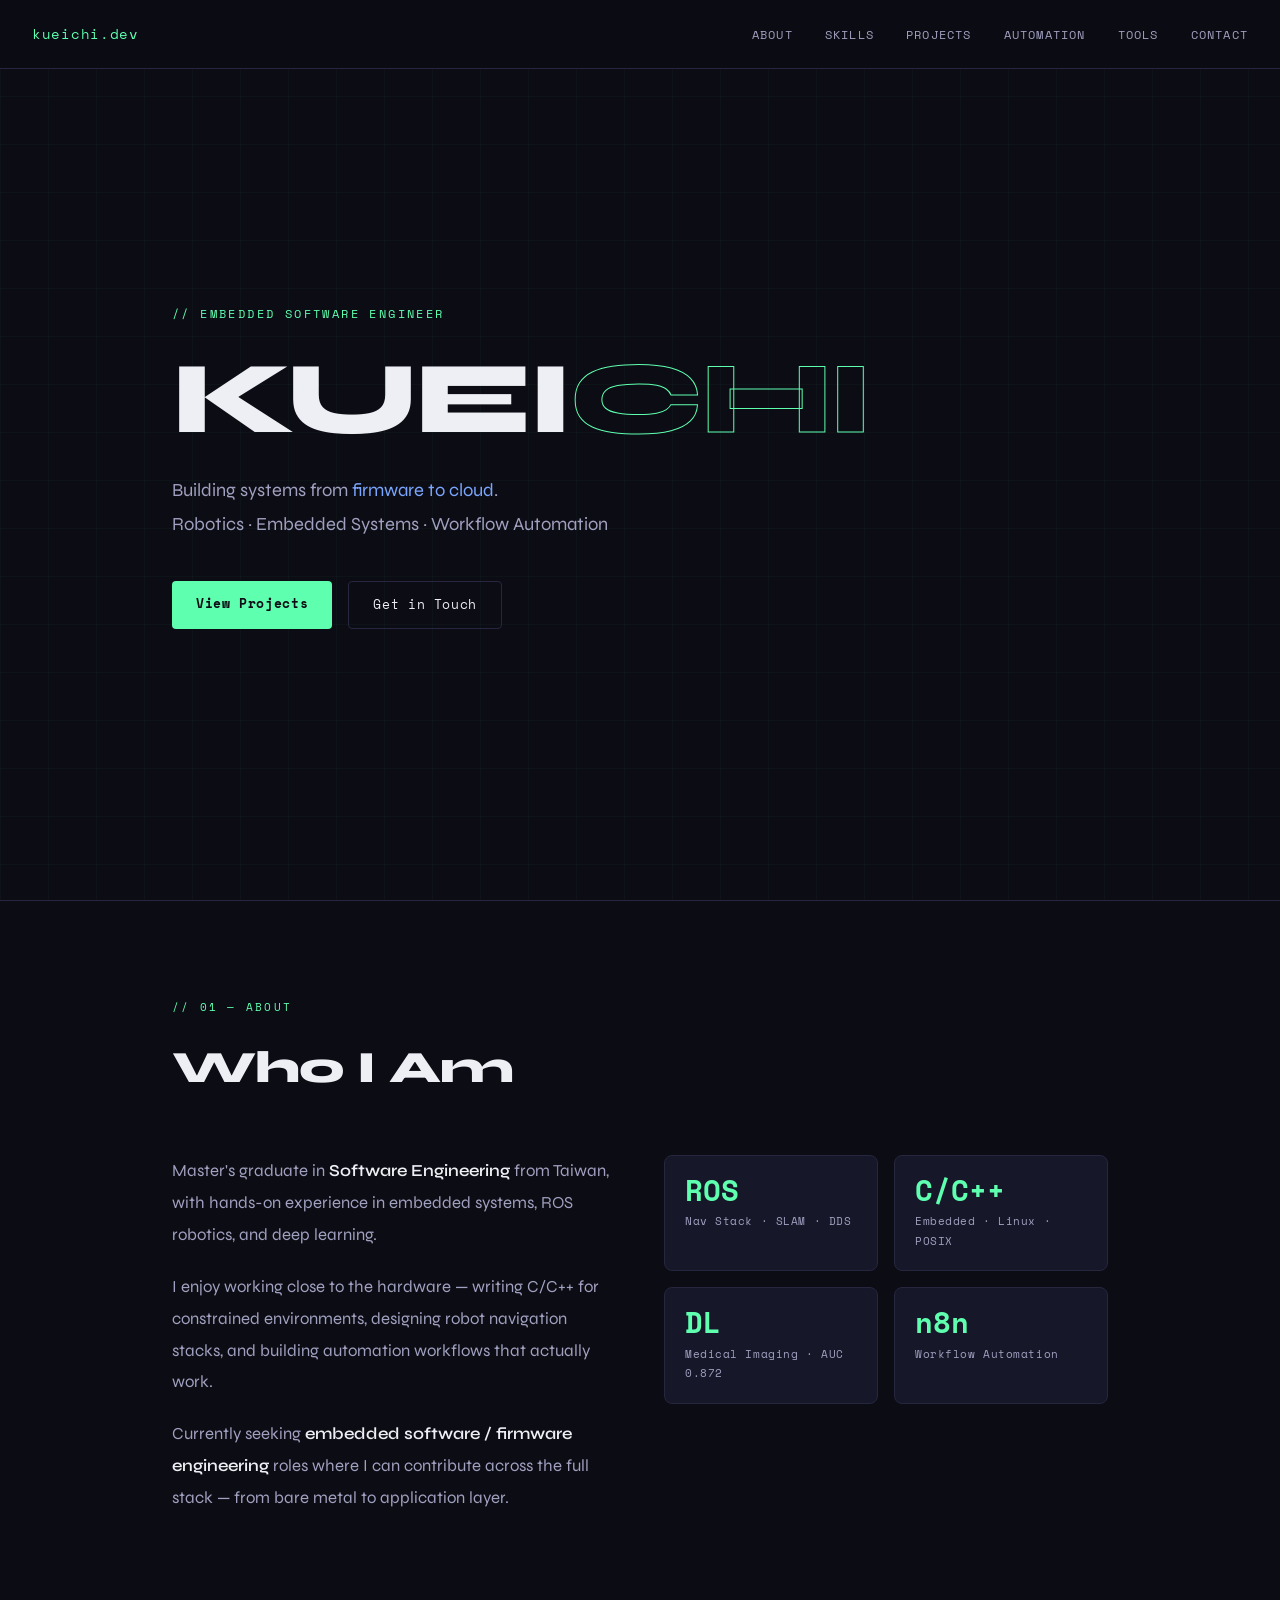
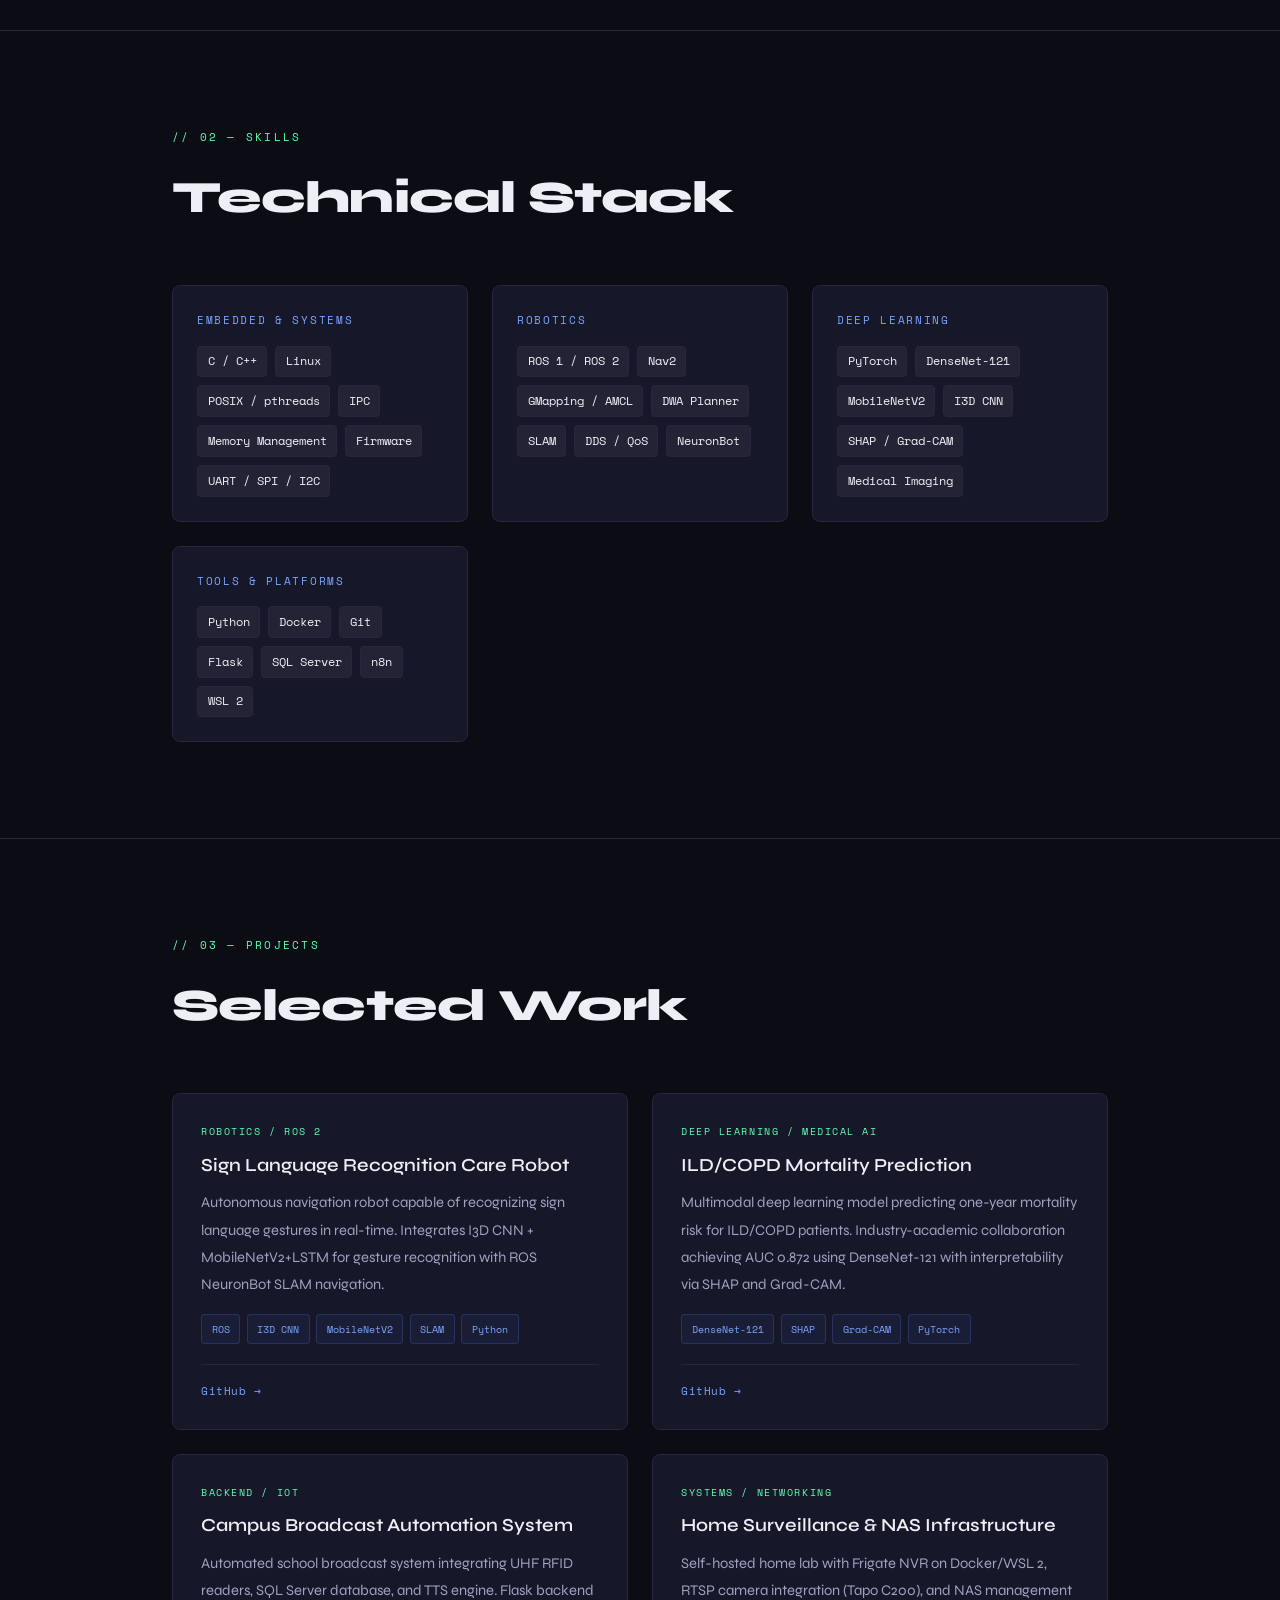
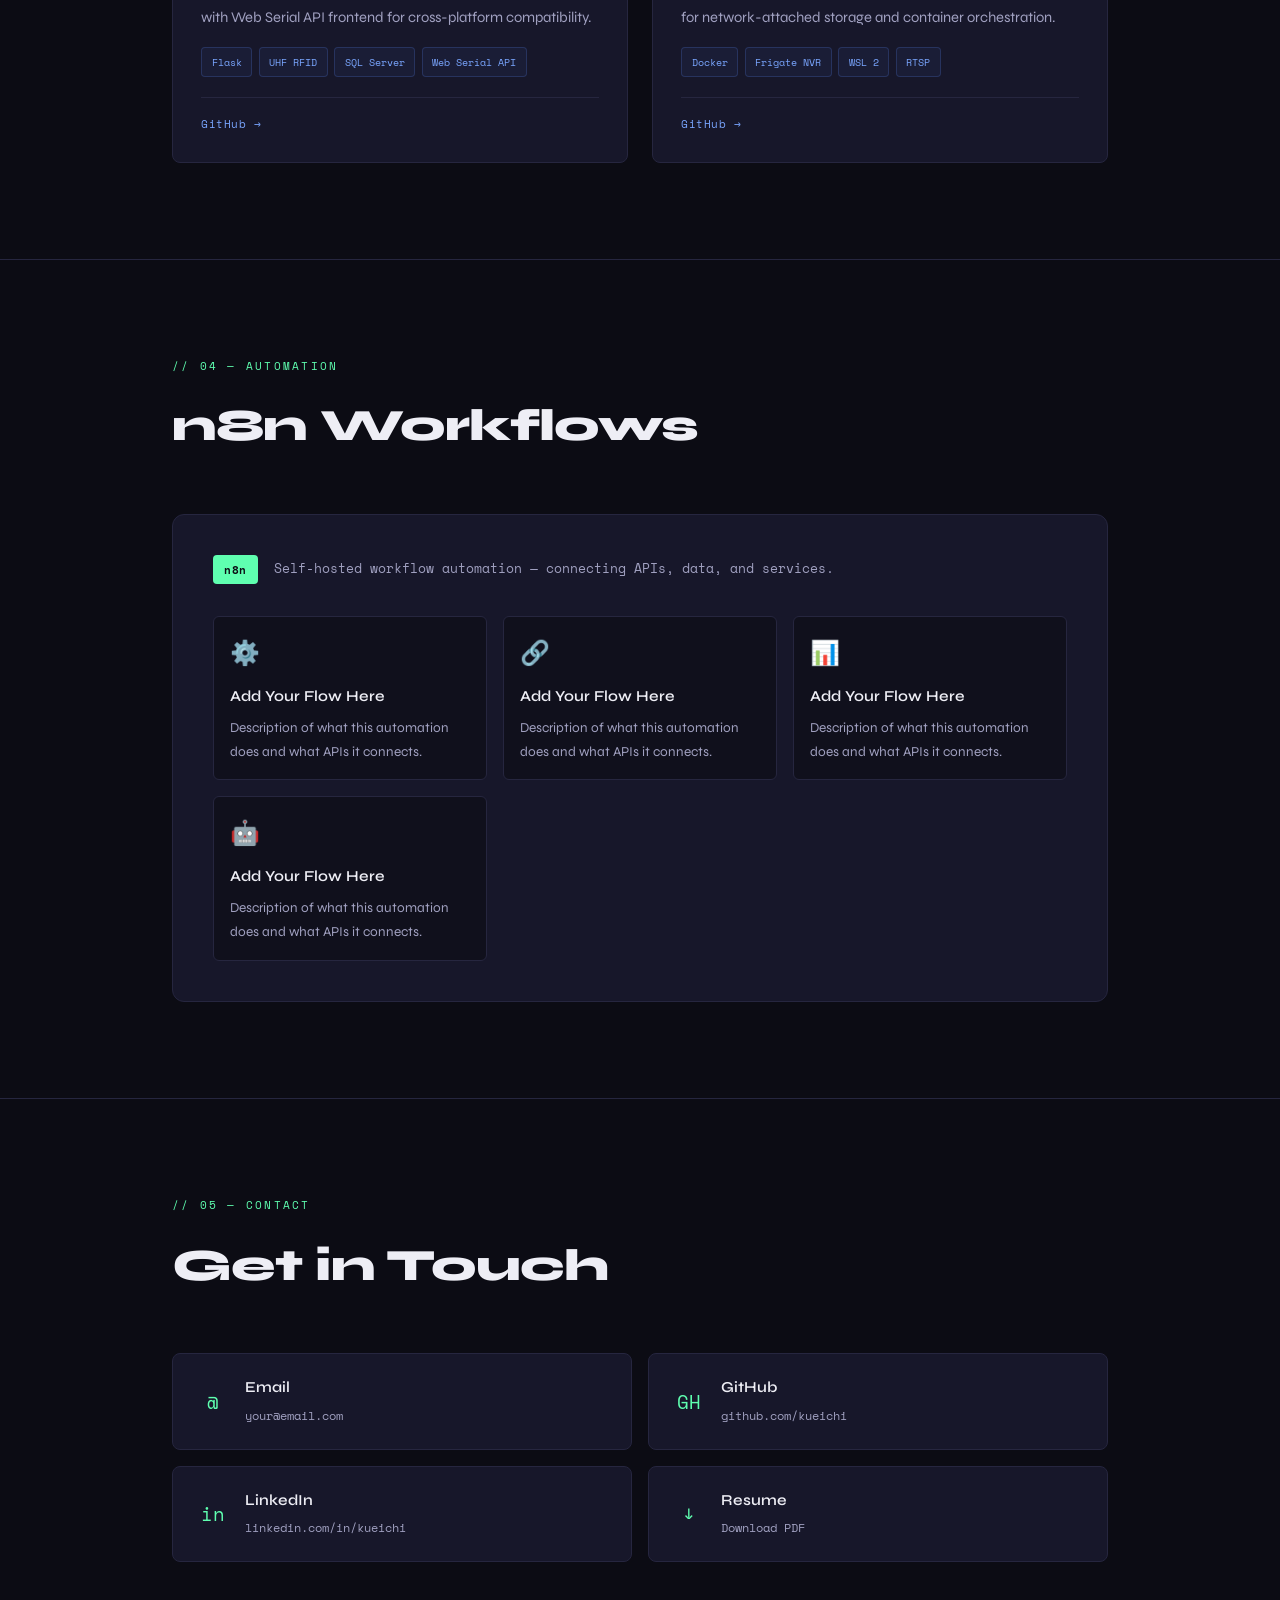
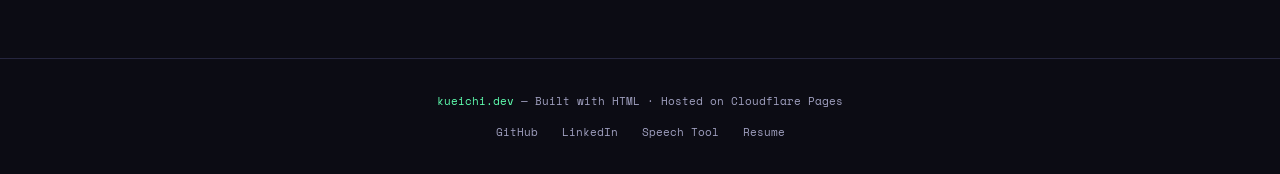
<file: index.html>
<!DOCTYPE html>
<html lang="zh-Hant">
<head>
  <meta charset="utf-8">
  <!-- 沒有 JS 時的後備轉址 -->
  <meta http-equiv="refresh" content="0; url=/home/">
  <!-- 告訴搜尋引擎正本是 /home/，SEO 不會被中轉頁稀釋 -->
  <link rel="canonical" href="https://kueichi.dev/home/">
  <title>Redirecting…</title>
  <!-- 主力：用 replace 不留上一頁紀錄，避免按「上一頁」又被彈回造成迴圈；
       帶上 search 與 hash，網址列的參數與錨點不會掉 -->
  <script>location.replace("/home/" + location.search + location.hash);</script>
</head>
<body>
  <p>正在前往 <a href="/home/">kueichi.dev/home/</a>…</p>
</body>
</html>
</file>
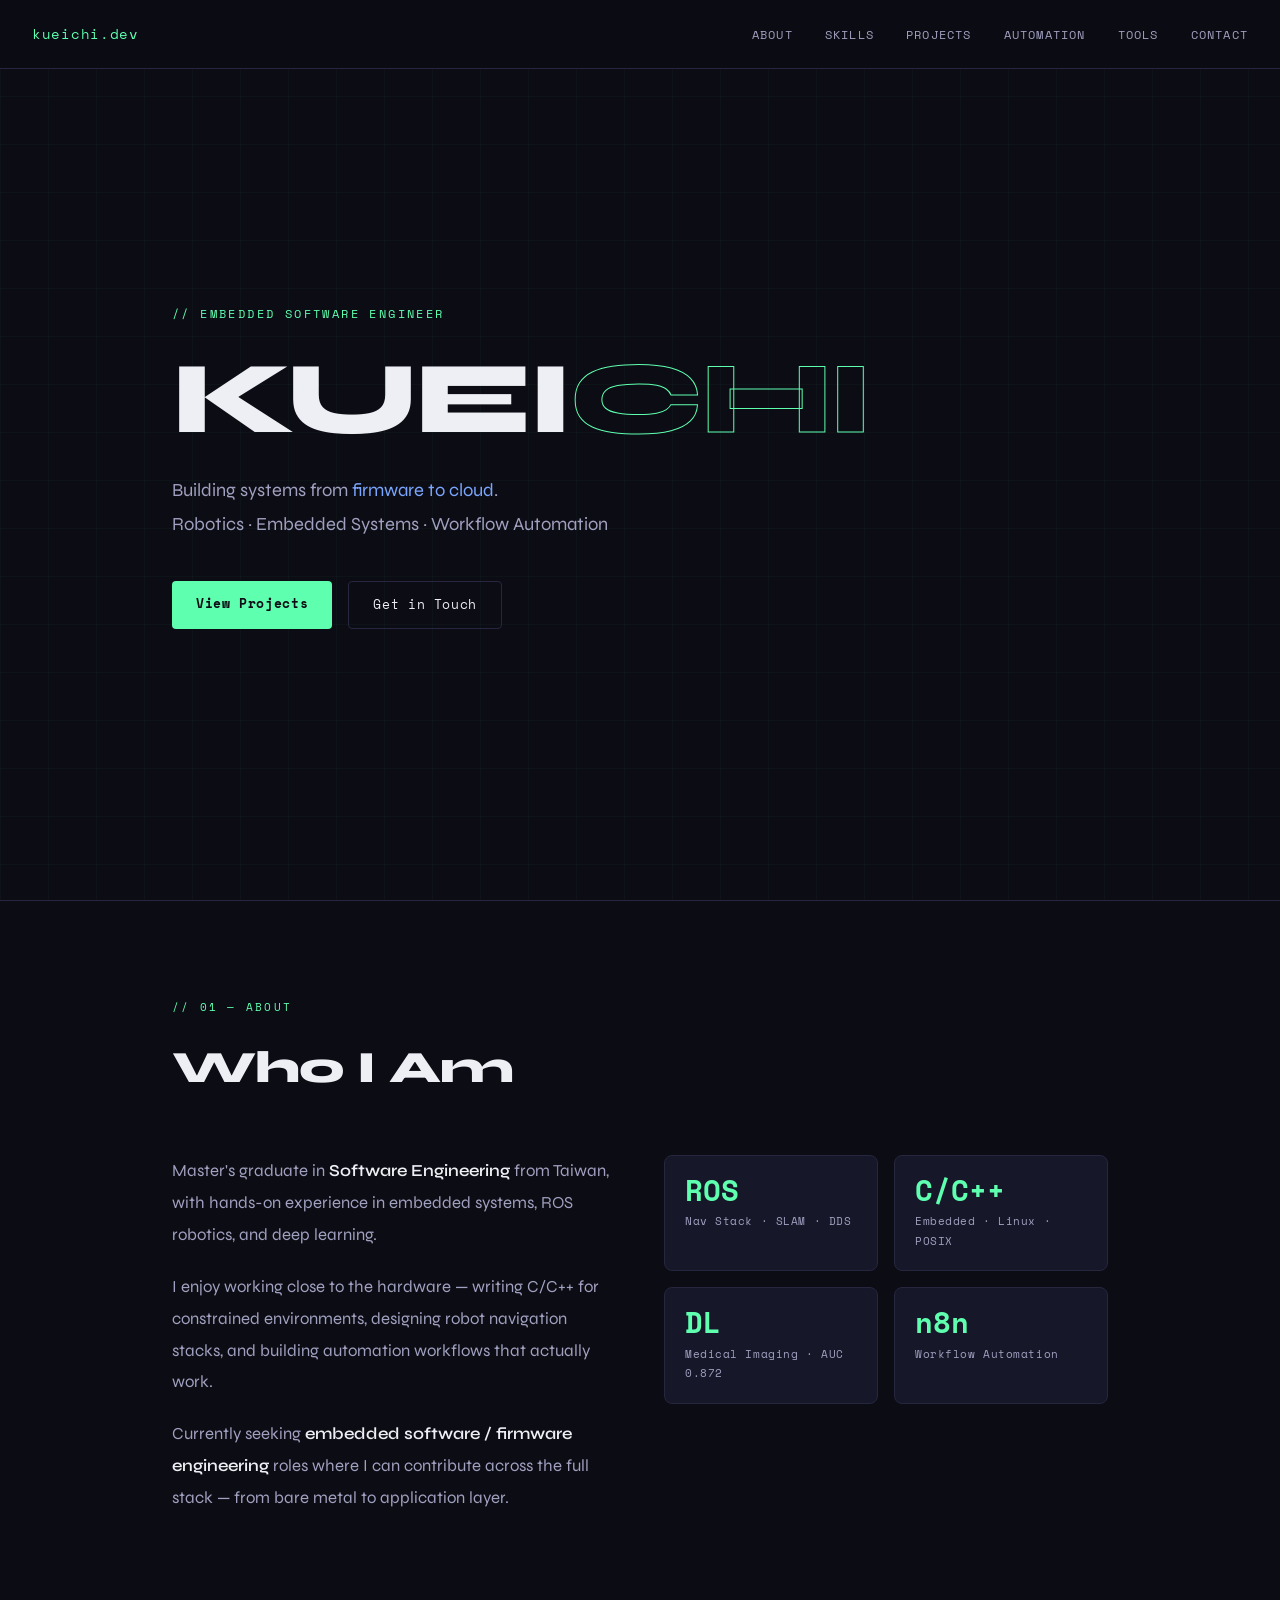
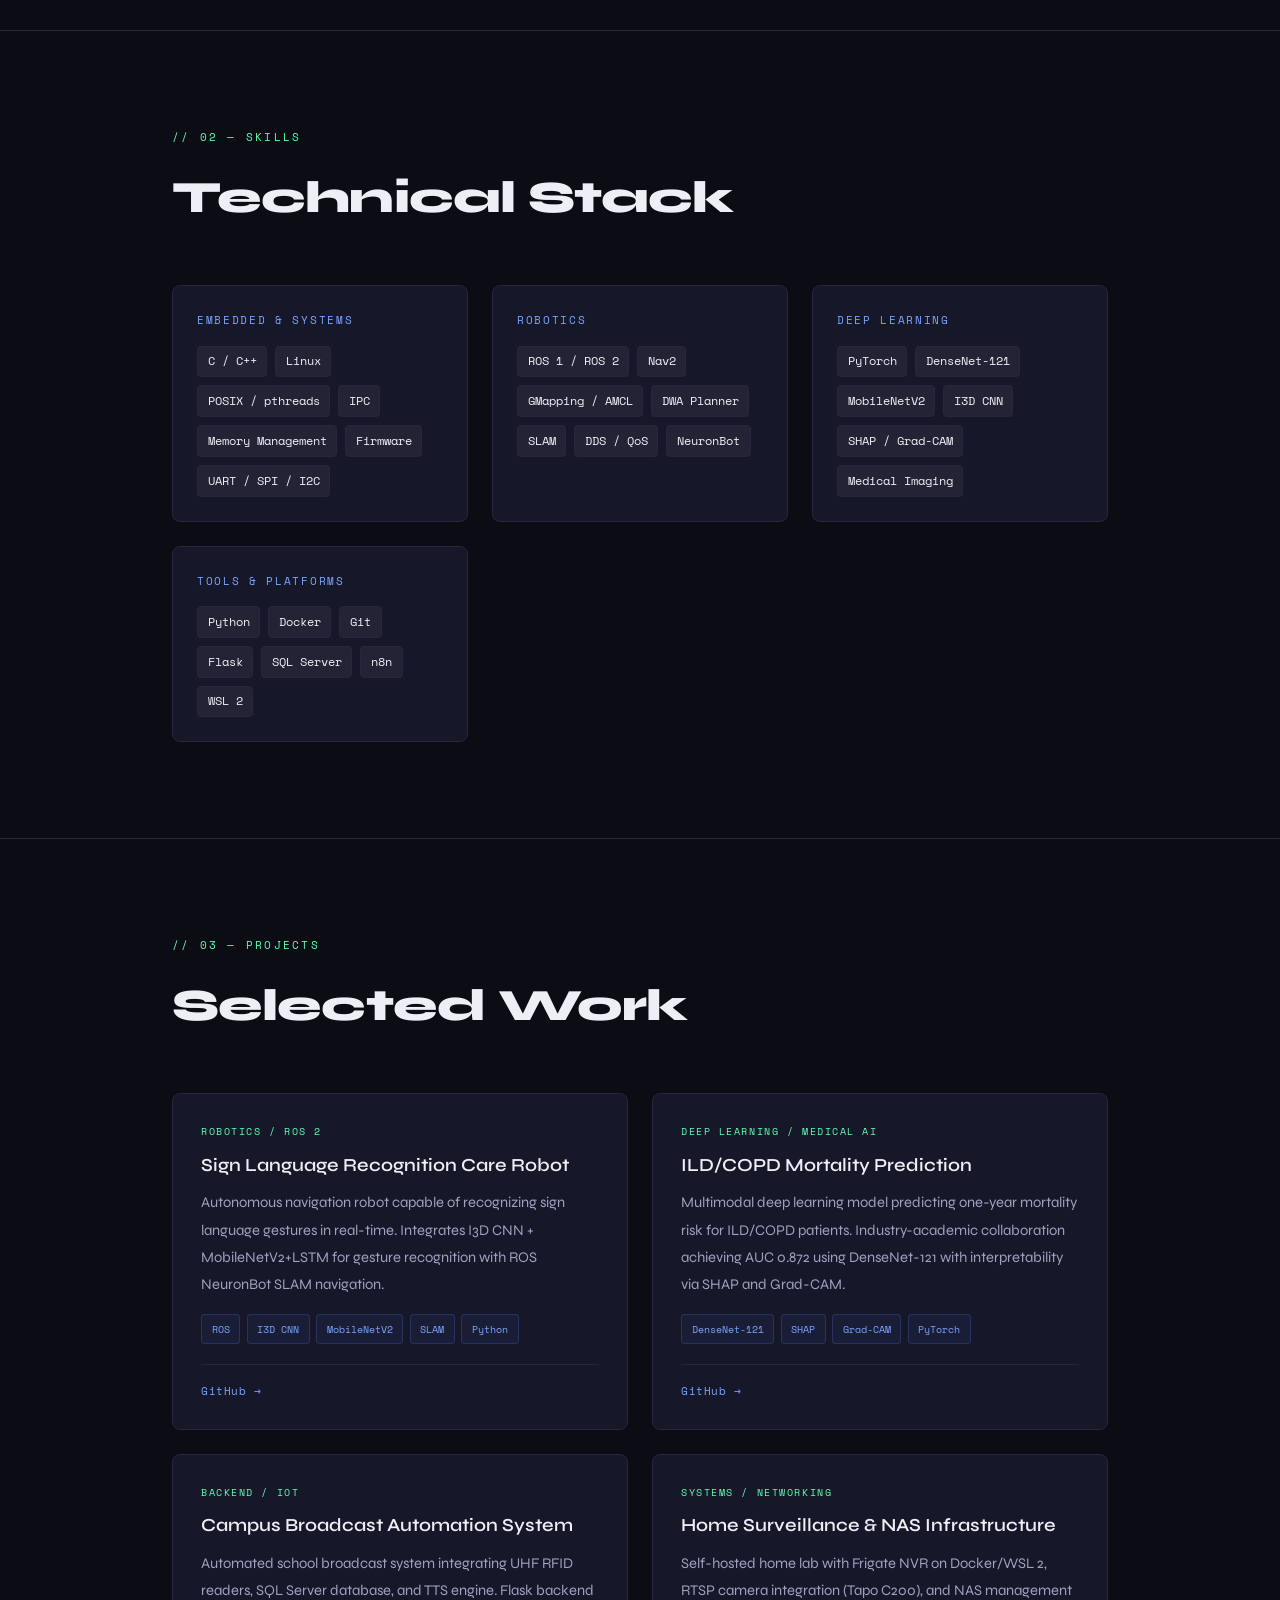
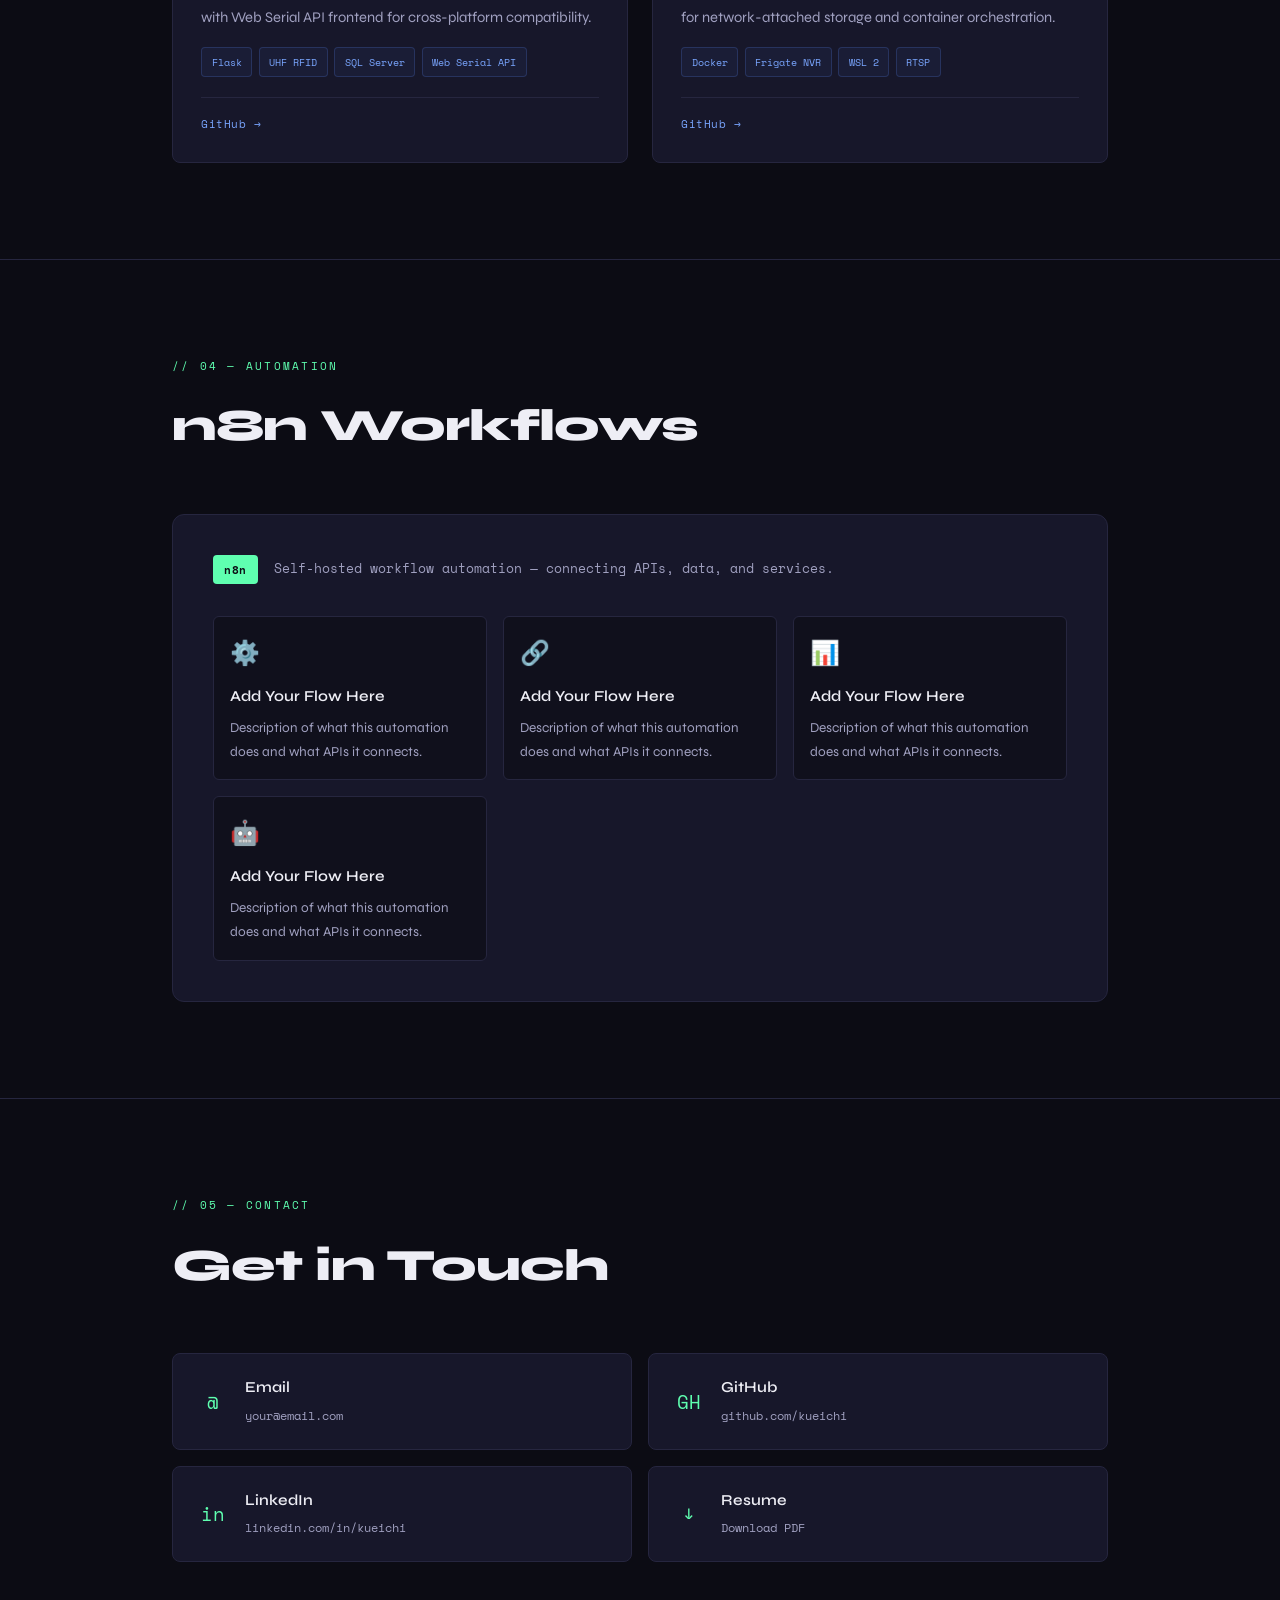
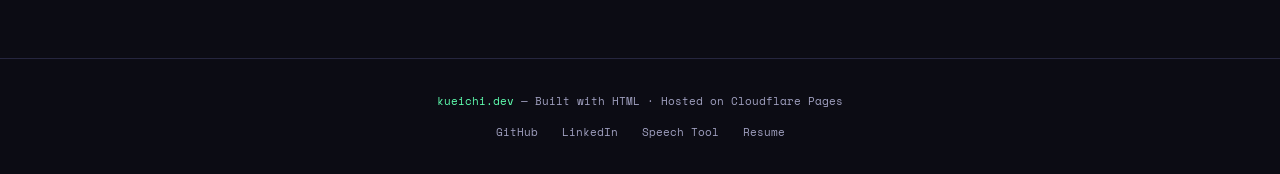
<file: home/index.html>
<!DOCTYPE html>
<html lang="en">

<head>
  <meta charset="UTF-8" />
  <meta name="viewport" content="width=device-width, initial-scale=1.0" />
  <title>KUEICHI — Embedded Software Engineer</title>
  <link rel="preconnect" href="https://fonts.googleapis.com">
  <link
    href="https://fonts.googleapis.com/css2?family=Space+Mono:wght@400;700&family=Syne:wght@400;600;800&display=swap"
    rel="stylesheet">
  <style>
    :root {
      --bg: #0c0c14;
      --bg2: #10101c;
      --surface: #17172a;
      --border: #26263f;
      --accent: #5fffb0;
      --accent2: #7aa6ff;
      --text: #eeeef5;
      --muted: #a0a0c0;
      --mono: 'Space Mono', monospace;
      --sans: 'Syne', sans-serif;
    }

    *,
    *::before,
    *::after {
      box-sizing: border-box;
      margin: 0;
      padding: 0;
    }

    html {
      scroll-behavior: smooth;
    }

    body {
      background: var(--bg);
      color: var(--text);
      font-family: var(--sans);
      line-height: 1.75;
      overflow-x: hidden;
    }

    /* Grid background */
    body::before {
      content: '';
      position: fixed;
      inset: 0;
      background-image:
        linear-gradient(rgba(95, 255, 176, 0.03) 1px, transparent 1px),
        linear-gradient(90deg, rgba(95, 255, 176, 0.03) 1px, transparent 1px);
      background-size: 48px 48px;
      pointer-events: none;
      z-index: 0;
    }

    /* NAV */
    nav {
      position: fixed;
      top: 0;
      left: 0;
      right: 0;
      z-index: 100;
      padding: 1.25rem 2rem;
      display: flex;
      justify-content: space-between;
      align-items: center;
      background: rgba(12, 12, 20, 0.88);
      backdrop-filter: blur(12px);
      border-bottom: 1px solid var(--border);
    }

    .nav-logo {
      font-family: var(--mono);
      font-size: 0.9rem;
      color: var(--accent);
      letter-spacing: 0.05em;
    }

    .nav-links {
      display: flex;
      gap: 2rem;
      list-style: none;
    }

    .nav-links a {
      font-family: var(--mono);
      font-size: 0.75rem;
      color: var(--muted);
      text-decoration: none;
      letter-spacing: 0.1em;
      text-transform: uppercase;
      transition: color 0.2s;
    }

    .nav-links a:hover {
      color: var(--accent);
    }

    /* SECTIONS */
    section {
      position: relative;
      z-index: 1;
      max-width: 1000px;
      margin: 0 auto;
      padding: 6rem 2rem;
    }

    /* HERO */
    #hero {
      min-height: 100vh;
      display: flex;
      flex-direction: column;
      justify-content: center;
      padding-top: 8rem;
    }

    .hero-tag {
      font-family: var(--mono);
      font-size: 0.75rem;
      color: var(--accent);
      letter-spacing: 0.2em;
      text-transform: uppercase;
      margin-bottom: 1.5rem;
      opacity: 0;
      animation: fadeUp 0.6s 0.2s forwards;
    }

    h1.hero-name {
      font-family: var(--sans);
      font-size: clamp(3rem, 8vw, 6.5rem);
      font-weight: 800;
      line-height: 1;
      letter-spacing: -0.03em;
      opacity: 0;
      animation: fadeUp 0.6s 0.4s forwards;
    }

    .hero-name span {
      color: transparent;
      -webkit-text-stroke: 1px var(--accent);
    }

    .hero-subtitle {
      font-family: var(--sans);
      font-size: 1.15rem;
      color: var(--muted);
      margin-top: 1.5rem;
      max-width: 520px;
      line-height: 1.8;
      opacity: 0;
      animation: fadeUp 0.6s 0.6s forwards;
    }

    .hero-subtitle b {
      color: var(--accent2);
      font-weight: 400;
    }

    .hero-cta {
      display: flex;
      gap: 1rem;
      margin-top: 2.5rem;
      opacity: 0;
      animation: fadeUp 0.6s 0.8s forwards;
    }

    .btn {
      font-family: var(--mono);
      font-size: 0.8rem;
      padding: 0.75rem 1.5rem;
      border-radius: 4px;
      text-decoration: none;
      letter-spacing: 0.05em;
      transition: all 0.2s;
      cursor: pointer;
    }

    .btn-primary {
      background: var(--accent);
      color: var(--bg);
      font-weight: 700;
      border: none;
    }

    .btn-primary:hover {
      background: #fff;
      transform: translateY(-2px);
    }

    .btn-ghost {
      background: transparent;
      color: var(--text);
      border: 1px solid var(--border);
    }

    .btn-ghost:hover {
      border-color: var(--accent);
      color: var(--accent);
      transform: translateY(-2px);
    }

    /* SECTION LABEL */
    .section-label {
      font-family: var(--mono);
      font-size: 0.7rem;
      color: var(--accent);
      letter-spacing: 0.2em;
      text-transform: uppercase;
      margin-bottom: 0.75rem;
    }

    h2.section-title {
      font-size: clamp(1.8rem, 4vw, 2.8rem);
      font-weight: 800;
      letter-spacing: -0.02em;
      margin-bottom: 3rem;
      color: var(--text);
    }

    /* ABOUT */
    .about-grid {
      display: grid;
      grid-template-columns: 1fr 1fr;
      gap: 3rem;
      align-items: start;
    }

    .about-text p {
      color: var(--muted);
      font-size: 1.05rem;
      line-height: 1.9;
      margin-bottom: 1.25rem;
    }

    .about-text p b {
      color: var(--text);
      font-weight: 600;
    }

    .about-stats {
      display: grid;
      grid-template-columns: 1fr 1fr;
      gap: 1rem;
    }

    .stat-card {
      background: var(--surface);
      border: 1px solid var(--border);
      border-radius: 8px;
      padding: 1.25rem;
    }

    .stat-card .num {
      font-family: var(--mono);
      font-size: 1.8rem;
      font-weight: 700;
      color: var(--accent);
      line-height: 1;
    }

    .stat-card .label {
      font-family: var(--mono);
      font-size: 0.7rem;
      color: var(--muted);
      margin-top: 0.4rem;
      letter-spacing: 0.05em;
    }

    /* SKILLS */
    .skills-grid {
      display: grid;
      grid-template-columns: repeat(auto-fill, minmax(280px, 1fr));
      gap: 1.5rem;
    }

    .skill-group {
      background: var(--surface);
      border: 1px solid var(--border);
      border-radius: 8px;
      padding: 1.5rem;
      transition: border-color 0.2s;
    }

    .skill-group:hover {
      border-color: var(--accent2);
    }

    .skill-group-title {
      font-family: var(--mono);
      font-size: 0.7rem;
      color: var(--accent2);
      letter-spacing: 0.15em;
      text-transform: uppercase;
      margin-bottom: 1rem;
    }

    .skill-tags {
      display: flex;
      flex-wrap: wrap;
      gap: 0.5rem;
    }

    .tag {
      font-family: var(--mono);
      font-size: 0.72rem;
      color: var(--text);
      background: rgba(255, 255, 255, 0.05);
      border: 1px solid var(--border);
      padding: 0.3rem 0.6rem;
      border-radius: 4px;
    }

    /* PROJECTS */
    .projects-grid {
      display: grid;
      grid-template-columns: 1fr 1fr;
      gap: 1.5rem;
    }

    .project-card {
      background: var(--surface);
      border: 1px solid var(--border);
      border-radius: 8px;
      padding: 1.75rem;
      transition: all 0.25s;
      position: relative;
      overflow: hidden;
    }

    .project-card::before {
      content: '';
      position: absolute;
      top: 0;
      left: 0;
      right: 0;
      height: 2px;
      background: linear-gradient(90deg, var(--accent), var(--accent2));
      opacity: 0;
      transition: opacity 0.25s;
    }

    .project-card:hover {
      border-color: transparent;
      transform: translateY(-4px);
      box-shadow: 0 12px 40px rgba(0, 0, 0, 0.4);
    }

    .project-card:hover::before {
      opacity: 1;
    }

    .project-type {
      font-family: var(--mono);
      font-size: 0.65rem;
      color: var(--accent);
      letter-spacing: 0.15em;
      text-transform: uppercase;
      margin-bottom: 0.75rem;
    }

    .project-name {
      font-size: 1.15rem;
      font-weight: 600;
      color: var(--text);
      margin-bottom: 0.75rem;
      line-height: 1.35;
    }

    .project-desc {
      font-family: var(--sans);
      font-size: 0.92rem;
      color: var(--muted);
      line-height: 1.85;
    }

    .project-tags {
      display: flex;
      flex-wrap: wrap;
      gap: 0.4rem;
      margin-top: 1rem;
    }

    .project-tags .tag {
      font-size: 0.65rem;
      color: var(--accent2);
      border-color: rgba(91, 140, 255, 0.2);
      background: rgba(91, 140, 255, 0.06);
    }

    /* N8N */
    .n8n-section {
      background: var(--surface);
      border: 1px solid var(--border);
      border-radius: 12px;
      padding: 2.5rem;
    }

    .n8n-header {
      display: flex;
      align-items: center;
      gap: 1rem;
      margin-bottom: 2rem;
    }

    .n8n-badge {
      font-family: var(--mono);
      font-size: 0.7rem;
      color: var(--bg);
      background: var(--accent);
      padding: 0.3rem 0.7rem;
      border-radius: 4px;
      font-weight: 700;
      letter-spacing: 0.05em;
    }

    .n8n-flows {
      display: grid;
      grid-template-columns: repeat(auto-fill, minmax(220px, 1fr));
      gap: 1rem;
    }

    .flow-card {
      border: 1px solid var(--border);
      border-radius: 6px;
      padding: 1rem;
      background: var(--bg2);
    }

    .flow-icon {
      font-size: 1.5rem;
      margin-bottom: 0.5rem;
    }

    .flow-name {
      font-size: 0.95rem;
      font-weight: 600;
      color: var(--text);
      margin-bottom: 0.4rem;
    }

    .flow-desc {
      font-family: var(--sans);
      font-size: 0.85rem;
      color: var(--muted);
      line-height: 1.75;
    }

    /* CONTACT */
    .contact-grid {
      display: grid;
      grid-template-columns: 1fr 1fr;
      gap: 1rem;
    }

    .contact-link {
      display: flex;
      align-items: center;
      gap: 1rem;
      background: var(--surface);
      border: 1px solid var(--border);
      border-radius: 8px;
      padding: 1.25rem 1.5rem;
      text-decoration: none;
      color: var(--text);
      transition: all 0.2s;
    }

    .contact-link:hover {
      border-color: var(--accent);
      color: var(--accent);
      transform: translateX(4px);
    }

    .contact-icon {
      font-family: var(--mono);
      font-size: 1.2rem;
      width: 2rem;
      text-align: center;
      color: var(--accent);
    }

    .contact-info strong {
      display: block;
      font-size: 0.95rem;
      font-weight: 600;
    }

    .contact-info span {
      font-family: var(--mono);
      font-size: 0.78rem;
      color: var(--muted);
    }

    /* FOOTER */
    footer {
      text-align: center;
      padding: 2rem;
      font-family: var(--mono);
      font-size: 0.7rem;
      color: var(--muted);
      border-top: 1px solid var(--border);
      position: relative;
      z-index: 1;
    }

    footer span {
      color: var(--accent);
    }

    /* DIVIDER */
    .divider {
      border: none;
      border-top: 1px solid var(--border);
      margin: 0;
    }

    /* ANIMATIONS */
    @keyframes fadeUp {
      from {
        opacity: 0;
        transform: translateY(24px);
      }

      to {
        opacity: 1;
        transform: translateY(0);
      }
    }

    .fade-in {
      opacity: 0;
      transform: translateY(20px);
      transition: opacity 0.6s, transform 0.6s;
    }

    .fade-in.visible {
      opacity: 1;
      transform: none;
    }

    /* PROJECT LINKS */
    .project-footer {
      display: flex;
      gap: 0.75rem;
      margin-top: 1.25rem;
      padding-top: 1rem;
      border-top: 1px solid var(--border);
    }

    .project-link {
      font-family: var(--mono);
      font-size: 0.7rem;
      color: var(--accent2);
      text-decoration: none;
      letter-spacing: 0.05em;
      transition: color 0.2s;
    }

    .project-link:hover {
      color: var(--accent);
    }

    /* HAMBURGER */
    .nav-toggle {
      display: none;
      background: none;
      border: 1px solid var(--border);
      color: var(--text);
      font-size: 1.1rem;
      padding: 0.35rem 0.7rem;
      border-radius: 4px;
      cursor: pointer;
      line-height: 1;
    }

    .nav-toggle:hover {
      border-color: var(--accent);
      color: var(--accent);
    }

    /* RESPONSIVE */
    @media (max-width: 700px) {

      .about-grid,
      .projects-grid,
      .contact-grid {
        grid-template-columns: 1fr;
      }

      .nav-toggle {
        display: block;
      }

      .nav-links {
        display: none;
        position: absolute;
        top: 100%;
        left: 0;
        right: 0;
        background: rgba(10, 10, 15, 0.97);
        backdrop-filter: blur(12px);
        border-bottom: 1px solid var(--border);
        flex-direction: column;
        gap: 0;
        padding: 0.5rem 0;
      }

      .nav-links.open {
        display: flex;
      }

      .nav-links li {
        width: 100%;
      }

      .nav-links a {
        display: block;
        padding: 0.9rem 2rem;
        font-size: 0.85rem;
      }
    }
  </style>
</head>

<body>

  <!-- NAV -->
  <nav>
    <div class="nav-logo">kueichi.dev</div>
    <ul class="nav-links" id="nav-links">
      <li><a href="#about">About</a></li>
      <li><a href="#skills">Skills</a></li>
      <li><a href="#projects">Projects</a></li>
      <li><a href="#automation">Automation</a></li>
      <li><a href="speech-recognition.html">Tools</a></li>
      <li><a href="#contact">Contact</a></li>
    </ul>
    <button class="nav-toggle" id="nav-toggle" aria-label="Toggle menu" aria-expanded="false">☰</button>
  </nav>

  <!-- HERO -->
  <section id="hero">
    <div class="hero-tag">// Embedded Software Engineer</div>
    <h1 class="hero-name">KUEI<span>CHI</span></h1>
    <p class="hero-subtitle">
      Building systems from <b>firmware to cloud</b>.<br>
      Robotics · Embedded Systems · Workflow Automation
    </p>
    <div class="hero-cta">
      <a class="btn btn-primary" href="#projects">View Projects</a>
      <a class="btn btn-ghost" href="#contact">Get in Touch</a>
    </div>
  </section>

  <hr class="divider">

  <!-- ABOUT -->
  <section id="about">
    <div class="fade-in">
      <div class="section-label">// 01 — About</div>
      <h2 class="section-title">Who I Am</h2>
    </div>
    <div class="about-grid fade-in">
      <div class="about-text">
        <p>
          Master's graduate in <b>Software Engineering</b> from Taiwan, with hands-on experience
          in embedded systems, ROS robotics, and deep learning.
        </p>
        <p>
          I enjoy working close to the hardware — writing C/C++ for constrained environments,
          designing robot navigation stacks, and building automation workflows that actually work.
        </p>
        <p>
          Currently seeking <b>embedded software / firmware engineering</b> roles where I can
          contribute across the full stack — from bare metal to application layer.
        </p>
      </div>
      <div class="about-stats">
        <div class="stat-card">
          <div class="num">ROS</div>
          <div class="label">Nav Stack · SLAM · DDS</div>
        </div>
        <div class="stat-card">
          <div class="num">C/C++</div>
          <div class="label">Embedded · Linux · POSIX</div>
        </div>
        <div class="stat-card">
          <div class="num">DL</div>
          <div class="label">Medical Imaging · AUC 0.872</div>
        </div>
        <div class="stat-card">
          <div class="num">n8n</div>
          <div class="label">Workflow Automation</div>
        </div>
      </div>
    </div>
  </section>

  <hr class="divider">

  <!-- SKILLS -->
  <section id="skills">
    <div class="fade-in">
      <div class="section-label">// 02 — Skills</div>
      <h2 class="section-title">Technical Stack</h2>
    </div>
    <div class="skills-grid fade-in">
      <div class="skill-group">
        <div class="skill-group-title">Embedded & Systems</div>
        <div class="skill-tags">
          <span class="tag">C / C++</span>
          <span class="tag">Linux</span>
          <span class="tag">POSIX / pthreads</span>
          <span class="tag">IPC</span>
          <span class="tag">Memory Management</span>
          <span class="tag">Firmware</span>
          <span class="tag">UART / SPI / I2C</span>
        </div>
      </div>
      <div class="skill-group">
        <div class="skill-group-title">Robotics</div>
        <div class="skill-tags">
          <span class="tag">ROS 1 / ROS 2</span>
          <span class="tag">Nav2</span>
          <span class="tag">GMapping / AMCL</span>
          <span class="tag">DWA Planner</span>
          <span class="tag">SLAM</span>
          <span class="tag">DDS / QoS</span>
          <span class="tag">NeuronBot</span>
        </div>
      </div>
      <div class="skill-group">
        <div class="skill-group-title">Deep Learning</div>
        <div class="skill-tags">
          <span class="tag">PyTorch</span>
          <span class="tag">DenseNet-121</span>
          <span class="tag">MobileNetV2</span>
          <span class="tag">I3D CNN</span>
          <span class="tag">SHAP / Grad-CAM</span>
          <span class="tag">Medical Imaging</span>
        </div>
      </div>
      <div class="skill-group">
        <div class="skill-group-title">Tools & Platforms</div>
        <div class="skill-tags">
          <span class="tag">Python</span>
          <span class="tag">Docker</span>
          <span class="tag">Git</span>
          <span class="tag">Flask</span>
          <span class="tag">SQL Server</span>
          <span class="tag">n8n</span>
          <span class="tag">WSL 2</span>
        </div>
      </div>
    </div>
  </section>

  <hr class="divider">

  <!-- PROJECTS -->
  <section id="projects">
    <div class="fade-in">
      <div class="section-label">// 03 — Projects</div>
      <h2 class="section-title">Selected Work</h2>
    </div>
    <div class="projects-grid fade-in">
      <div class="project-card">
        <div class="project-type">Robotics / ROS 2</div>
        <div class="project-name">Sign Language Recognition Care Robot</div>
        <div class="project-desc">
          Autonomous navigation robot capable of recognizing sign language gestures
          in real-time. Integrates I3D CNN + MobileNetV2+LSTM for gesture recognition
          with ROS NeuronBot SLAM navigation.
        </div>
        <div class="project-tags">
          <span class="tag">ROS</span>
          <span class="tag">I3D CNN</span>
          <span class="tag">MobileNetV2</span>
          <span class="tag">SLAM</span>
          <span class="tag">Python</span>
        </div>
        <div class="project-footer">
          <a class="project-link" href="https://github.com/kueichi" target="_blank">GitHub →</a>
        </div>
      </div>
      <div class="project-card">
        <div class="project-type">Deep Learning / Medical AI</div>
        <div class="project-name">ILD/COPD Mortality Prediction</div>
        <div class="project-desc">
          Multimodal deep learning model predicting one-year mortality risk for
          ILD/COPD patients. Industry-academic collaboration achieving AUC 0.872
          using DenseNet-121 with interpretability via SHAP and Grad-CAM.
        </div>
        <div class="project-tags">
          <span class="tag">DenseNet-121</span>
          <span class="tag">SHAP</span>
          <span class="tag">Grad-CAM</span>
          <span class="tag">PyTorch</span>
        </div>
        <div class="project-footer">
          <a class="project-link" href="https://github.com/kueichi" target="_blank">GitHub →</a>
        </div>
      </div>
      <div class="project-card">
        <div class="project-type">Backend / IoT</div>
        <div class="project-name">Campus Broadcast Automation System</div>
        <div class="project-desc">
          Automated school broadcast system integrating UHF RFID readers, SQL Server
          database, and TTS engine. Flask backend with Web Serial API frontend for
          cross-platform compatibility.
        </div>
        <div class="project-tags">
          <span class="tag">Flask</span>
          <span class="tag">UHF RFID</span>
          <span class="tag">SQL Server</span>
          <span class="tag">Web Serial API</span>
        </div>
        <div class="project-footer">
          <a class="project-link" href="https://github.com/kueichi" target="_blank">GitHub →</a>
        </div>
      </div>
      <div class="project-card">
        <div class="project-type">Systems / Networking</div>
        <div class="project-name">Home Surveillance & NAS Infrastructure</div>
        <div class="project-desc">
          Self-hosted home lab with Frigate NVR on Docker/WSL 2, RTSP camera
          integration (Tapo C200), and NAS management for network-attached storage
          and container orchestration.
        </div>
        <div class="project-tags">
          <span class="tag">Docker</span>
          <span class="tag">Frigate NVR</span>
          <span class="tag">WSL 2</span>
          <span class="tag">RTSP</span>
        </div>
        <div class="project-footer">
          <a class="project-link" href="https://github.com/kueichi" target="_blank">GitHub →</a>
        </div>
      </div>
    </div>
  </section>

  <hr class="divider">

  <!-- N8N AUTOMATION -->
  <section id="automation">
    <div class="fade-in">
      <div class="section-label">// 04 — Automation</div>
      <h2 class="section-title">n8n Workflows</h2>
    </div>
    <div class="n8n-section fade-in">
      <div class="n8n-header">
        <div class="n8n-badge">n8n</div>
        <p style="font-family: var(--mono); font-size: 0.8rem; color: var(--muted);">
          Self-hosted workflow automation — connecting APIs, data, and services.
        </p>
      </div>
      <div class="n8n-flows">
        <div class="flow-card">
          <div class="flow-icon">⚙️</div>
          <div class="flow-name">Add Your Flow Here</div>
          <div class="flow-desc">Description of what this automation does and what APIs it connects.</div>
        </div>
        <div class="flow-card">
          <div class="flow-icon">🔗</div>
          <div class="flow-name">Add Your Flow Here</div>
          <div class="flow-desc">Description of what this automation does and what APIs it connects.</div>
        </div>
        <div class="flow-card">
          <div class="flow-icon">📊</div>
          <div class="flow-name">Add Your Flow Here</div>
          <div class="flow-desc">Description of what this automation does and what APIs it connects.</div>
        </div>
        <div class="flow-card">
          <div class="flow-icon">🤖</div>
          <div class="flow-name">Add Your Flow Here</div>
          <div class="flow-desc">Description of what this automation does and what APIs it connects.</div>
        </div>
      </div>
    </div>
  </section>

  <hr class="divider">

  <!-- CONTACT -->
  <section id="contact">
    <div class="fade-in">
      <div class="section-label">// 05 — Contact</div>
      <h2 class="section-title">Get in Touch</h2>
    </div>
    <div class="contact-grid fade-in">
      <a class="contact-link" href="mailto:your@email.com">
        <div class="contact-icon">@</div>
        <div class="contact-info">
          <strong>Email</strong>
          <span>your@email.com</span>
        </div>
      </a>
      <a class="contact-link" href="https://github.com/kueichi" target="_blank">
        <div class="contact-icon">GH</div>
        <div class="contact-info">
          <strong>GitHub</strong>
          <span>github.com/kueichi</span>
        </div>
      </a>
      <a class="contact-link" href="https://linkedin.com/in/kueichi" target="_blank">
        <div class="contact-icon">in</div>
        <div class="contact-info">
          <strong>LinkedIn</strong>
          <span>linkedin.com/in/kueichi</span>
        </div>
      </a>
      <a class="contact-link" href="/resume.pdf" target="_blank">
        <div class="contact-icon">↓</div>
        <div class="contact-info">
          <strong>Resume</strong>
          <span>Download PDF</span>
        </div>
      </a>
    </div>
  </section>

  <footer>
    <span>kueichi.dev</span> — Built with HTML · Hosted on Cloudflare Pages
    <div style="margin-top:0.75rem; display:flex; gap:1.5rem; justify-content:center;">
      <a href="https://github.com/kueichi" target="_blank" style="color:var(--muted);text-decoration:none;font-family:var(--mono);font-size:0.68rem;">GitHub</a>
      <a href="https://linkedin.com/in/kueichi" target="_blank" style="color:var(--muted);text-decoration:none;font-family:var(--mono);font-size:0.68rem;">LinkedIn</a>
      <a href="speech-recognition.html" style="color:var(--muted);text-decoration:none;font-family:var(--mono);font-size:0.68rem;">Speech Tool</a>
      <a href="/resume.pdf" target="_blank" style="color:var(--muted);text-decoration:none;font-family:var(--mono);font-size:0.68rem;">Resume</a>
    </div>
  </footer>

  <script>
    // Scroll-triggered fade-in
    const observer = new IntersectionObserver(
      entries => entries.forEach(e => { if (e.isIntersecting) e.target.classList.add('visible'); }),
      { threshold: 0.1 }
    );
    document.querySelectorAll('.fade-in').forEach(el => observer.observe(el));

    // Mobile hamburger menu
    const toggle = document.getElementById('nav-toggle');
    const navLinks = document.getElementById('nav-links');
    toggle.addEventListener('click', () => {
      const open = navLinks.classList.toggle('open');
      toggle.setAttribute('aria-expanded', open);
      toggle.textContent = open ? '✕' : '☰';
    });
    navLinks.querySelectorAll('a').forEach(a => {
      a.addEventListener('click', () => {
        navLinks.classList.remove('open');
        toggle.setAttribute('aria-expanded', false);
        toggle.textContent = '☰';
      });
    });
  </script>

</body>

</html>
</file>
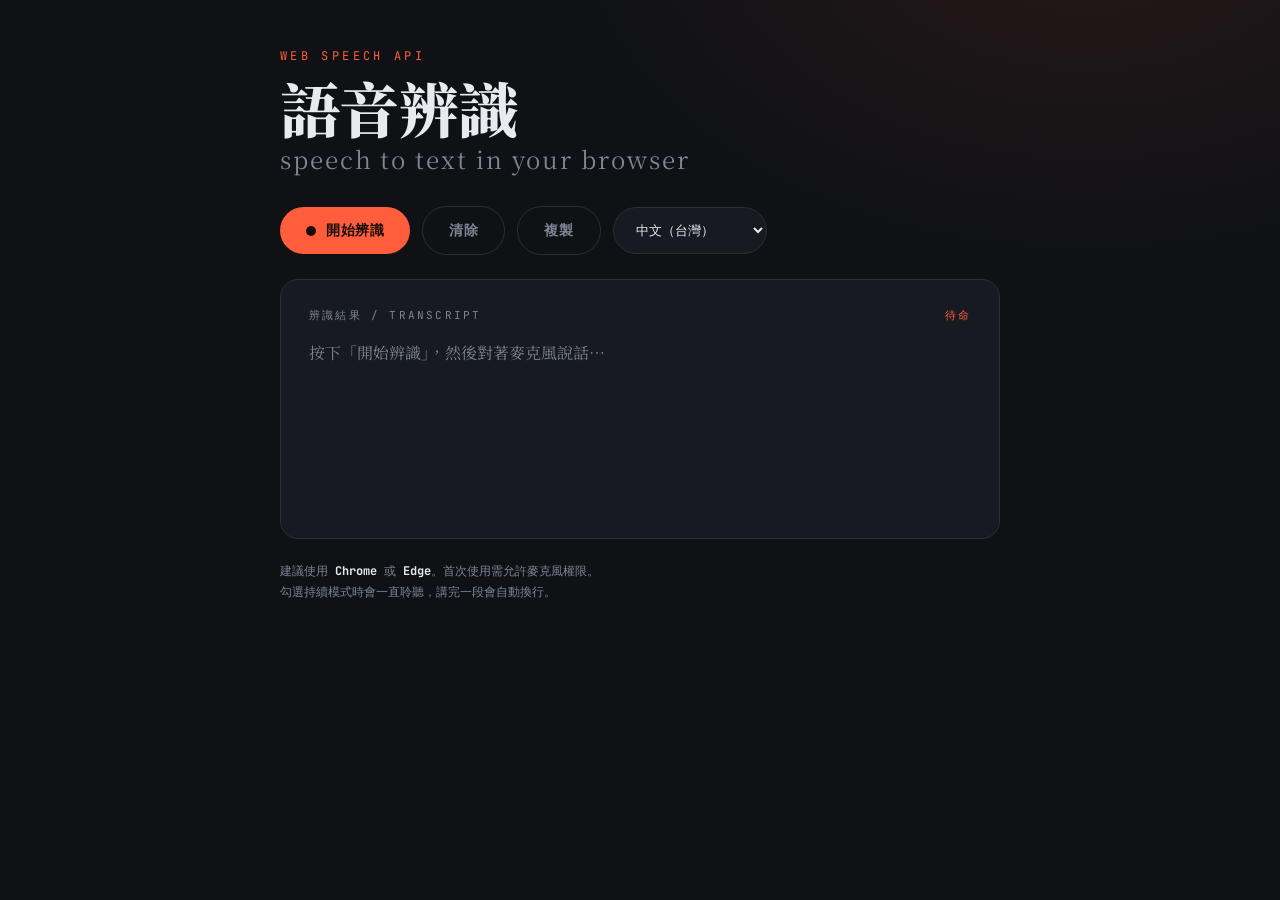
<file: home/speech-recognition.html>
<!DOCTYPE html>
<html lang="zh-Hant">
<head>
<meta charset="UTF-8">
<meta name="viewport" content="width=device-width, initial-scale=1.0">
<title>語音辨識 · Speech Recognition</title>
<style>
  @import url('https://fonts.googleapis.com/css2?family=Noto+Serif+TC:wght@400;600;900&family=JetBrains+Mono:wght@400;700&display=swap');

  :root {
    --bg: #0f1115;
    --panel: #171a21;
    --line: #2a2f3a;
    --ink: #e8eaf0;
    --muted: #7d8493;
    --accent: #ff5d3b;
    --accent-soft: rgba(255, 93, 59, 0.12);
    --live: #4cd4a0;
  }

  * { box-sizing: border-box; margin: 0; padding: 0; }

  body {
    font-family: 'Noto Serif TC', serif;
    background:
      radial-gradient(900px 600px at 85% -10%, rgba(255,93,59,0.10), transparent 60%),
      var(--bg);
    color: var(--ink);
    min-height: 100vh;
    display: flex;
    flex-direction: column;
    align-items: center;
    padding: 48px 20px 80px;
  }

  .wrap { width: 100%; max-width: 720px; }

  header { margin-bottom: 36px; }

  .eyebrow {
    font-family: 'JetBrains Mono', monospace;
    font-size: 12px;
    letter-spacing: 0.28em;
    color: var(--accent);
    text-transform: uppercase;
    margin-bottom: 14px;
  }

  h1 {
    font-size: clamp(38px, 7vw, 60px);
    font-weight: 900;
    line-height: 0.98;
    letter-spacing: -0.01em;
  }
  h1 .en { color: var(--muted); font-weight: 400; display: block; font-size: 0.4em; letter-spacing: 0.08em; margin-top: 10px; }

  .controls {
    display: flex;
    gap: 12px;
    align-items: center;
    margin: 30px 0 24px;
    flex-wrap: wrap;
  }

  button {
    font-family: 'JetBrains Mono', monospace;
    font-size: 14px;
    font-weight: 700;
    border: none;
    border-radius: 999px;
    padding: 14px 26px;
    cursor: pointer;
    transition: transform .12s ease, background .2s ease, opacity .2s ease;
    letter-spacing: 0.04em;
  }
  button:active { transform: scale(0.96); }
  button:disabled { opacity: 0.35; cursor: not-allowed; }

  .btn-mic {
    background: var(--accent);
    color: #1a0d09;
    display: flex;
    align-items: center;
    gap: 10px;
  }
  .btn-mic.recording { background: var(--live); color: #06241a; }

  .btn-ghost {
    background: transparent;
    color: var(--muted);
    border: 1px solid var(--line);
  }
  .btn-ghost:hover:not(:disabled) { color: var(--ink); border-color: var(--ink); }

  .dot {
    width: 10px; height: 10px; border-radius: 50%;
    background: #1a0d09;
  }
  .recording .dot { background: #06241a; animation: pulse 1s infinite; }
  @keyframes pulse { 0%,100% { opacity: 1; } 50% { opacity: 0.2; } }

  select {
    font-family: 'JetBrains Mono', monospace;
    font-size: 13px;
    background: var(--panel);
    color: var(--ink);
    border: 1px solid var(--line);
    border-radius: 999px;
    padding: 13px 18px;
    cursor: pointer;
  }

  .panel {
    background: var(--panel);
    border: 1px solid var(--line);
    border-radius: 18px;
    padding: 28px;
    min-height: 260px;
    position: relative;
    overflow: hidden;
  }

  .panel-label {
    font-family: 'JetBrains Mono', monospace;
    font-size: 11px;
    letter-spacing: 0.2em;
    text-transform: uppercase;
    color: var(--muted);
    margin-bottom: 18px;
    display: flex;
    justify-content: space-between;
  }
  #status { color: var(--accent); }

  #final {
    font-size: 21px;
    line-height: 1.8;
    white-space: pre-wrap;
    word-break: break-word;
  }
  #interim {
    color: var(--muted);
    font-style: italic;
  }
  .placeholder { color: var(--muted); font-size: 16px; }

  footer {
    margin-top: 22px;
    font-family: 'JetBrains Mono', monospace;
    font-size: 12px;
    color: var(--muted);
    line-height: 1.7;
  }
  footer b { color: var(--ink); font-weight: 700; }

  .err {
    background: var(--accent-soft);
    border: 1px solid var(--accent);
    color: var(--accent);
    padding: 16px;
    border-radius: 12px;
    font-family: 'JetBrains Mono', monospace;
    font-size: 13px;
    margin-top: 18px;
    display: none;
  }
</style>
</head>
<body>
<div class="wrap">
  <header>
    <div class="eyebrow">Web Speech API</div>
    <h1>語音辨識<span class="en">speech to text in your browser</span></h1>
  </header>

  <div class="controls">
    <button id="toggle" class="btn-mic">
      <span class="dot"></span><span id="toggleText">開始辨識</span>
    </button>
    <button id="clear" class="btn-ghost">清除</button>
    <button id="copy" class="btn-ghost">複製</button>
    <select id="lang">
      <option value="zh-TW">中文（台灣）</option>
      <option value="zh-CN">中文（普通話）</option>
      <option value="en-US">English (US)</option>
      <option value="ja-JP">日本語</option>
    </select>
  </div>

  <div class="panel">
    <div class="panel-label">
      <span>辨識結果 / Transcript</span>
      <span id="status">待命</span>
    </div>
    <div id="output">
      <span class="placeholder">按下「開始辨識」，然後對著麥克風說話…</span>
    </div>
  </div>

  <div id="error" class="err"></div>

  <footer>
    建議使用 <b>Chrome</b> 或 <b>Edge</b>。首次使用需允許麥克風權限。<br>
    勾選持續模式時會一直聆聽，講完一段會自動換行。
  </footer>
</div>

<script>
  const SpeechRecognition = window.SpeechRecognition || window.webkitSpeechRecognition;
  const toggleBtn = document.getElementById('toggle');
  const toggleText = document.getElementById('toggleText');
  const clearBtn = document.getElementById('clear');
  const copyBtn = document.getElementById('copy');
  const langSel = document.getElementById('lang');
  const output = document.getElementById('output');
  const statusEl = document.getElementById('status');
  const errorEl = document.getElementById('error');

  let recognition = null;
  let listening = false;
  let finalText = '';
  let lastAdded = '';

  function showError(msg) {
    errorEl.textContent = msg;
    errorEl.style.display = 'block';
  }

  if (!SpeechRecognition) {
    showError('此瀏覽器不支援 Web Speech API。請改用 Chrome 或 Edge。');
    toggleBtn.disabled = true;
  }

  function render(interim) {
    if (!finalText && !interim) {
      output.innerHTML = '<span class="placeholder">按下「開始辨識」，然後對著麥克風說話…</span>';
      return;
    }
    output.innerHTML =
      '<span id="final">' + finalText.trimEnd() + '</span>' +
      (interim ? '<span id="interim"> ' + interim + '</span>' : '');
  }

  function buildRecognition() {
    const rec = new SpeechRecognition();
    rec.lang = langSel.value;
    rec.continuous = true;
    rec.interimResults = true;

    rec.onstart = () => {
      listening = true;
      statusEl.textContent = '● 聆聽中';
      toggleText.textContent = '停止辨識';
      toggleBtn.classList.add('recording');
      errorEl.style.display = 'none';
    };

    rec.onresult = (e) => {
      let interim = '';
      for (let i = e.resultIndex; i < e.results.length; i++) {
        const t = e.results[i][0].transcript;
        if (e.results[i].isFinal) {
          const trimmed = t.trim();
          if (trimmed && trimmed !== lastAdded) {
            finalText += trimmed + '\n';
            lastAdded = trimmed;
          }
        } else {
          interim += t;
        }
      }
      render(interim);
    };

    rec.onerror = (e) => {
      if (e.error === 'no-speech') return;
      if (e.error === 'not-allowed') {
        showError('麥克風權限被拒絕。請在瀏覽器設定允許麥克風。');
      } else {
        showError('辨識錯誤：' + e.error);
      }
    };

    rec.onend = () => {
      if (listening) {
        try { rec.start(); } catch (_) {}
      } else {
        statusEl.textContent = '待命';
        toggleText.textContent = '開始辨識';
        toggleBtn.classList.remove('recording');
      }
    };

    return rec;
  }

  toggleBtn.addEventListener('click', () => {
    if (!listening) {
      recognition = buildRecognition();
      try { recognition.start(); } catch (_) {}
    } else {
      listening = false;
      recognition && recognition.stop();
    }
  });

  clearBtn.addEventListener('click', () => {
    finalText = '';
    lastAdded = '';
    render('');
  });

  copyBtn.addEventListener('click', async () => {
    if (!finalText) return;
    try {
      await navigator.clipboard.writeText(finalText.trim());
      copyBtn.textContent = '已複製 ✓';
      setTimeout(() => copyBtn.textContent = '複製', 1500);
    } catch (_) {}
  });

  langSel.addEventListener('change', () => {
    if (listening) {
      listening = false;
      recognition && recognition.stop();
    }
  });
</script>
</body>
</html>
</file>
